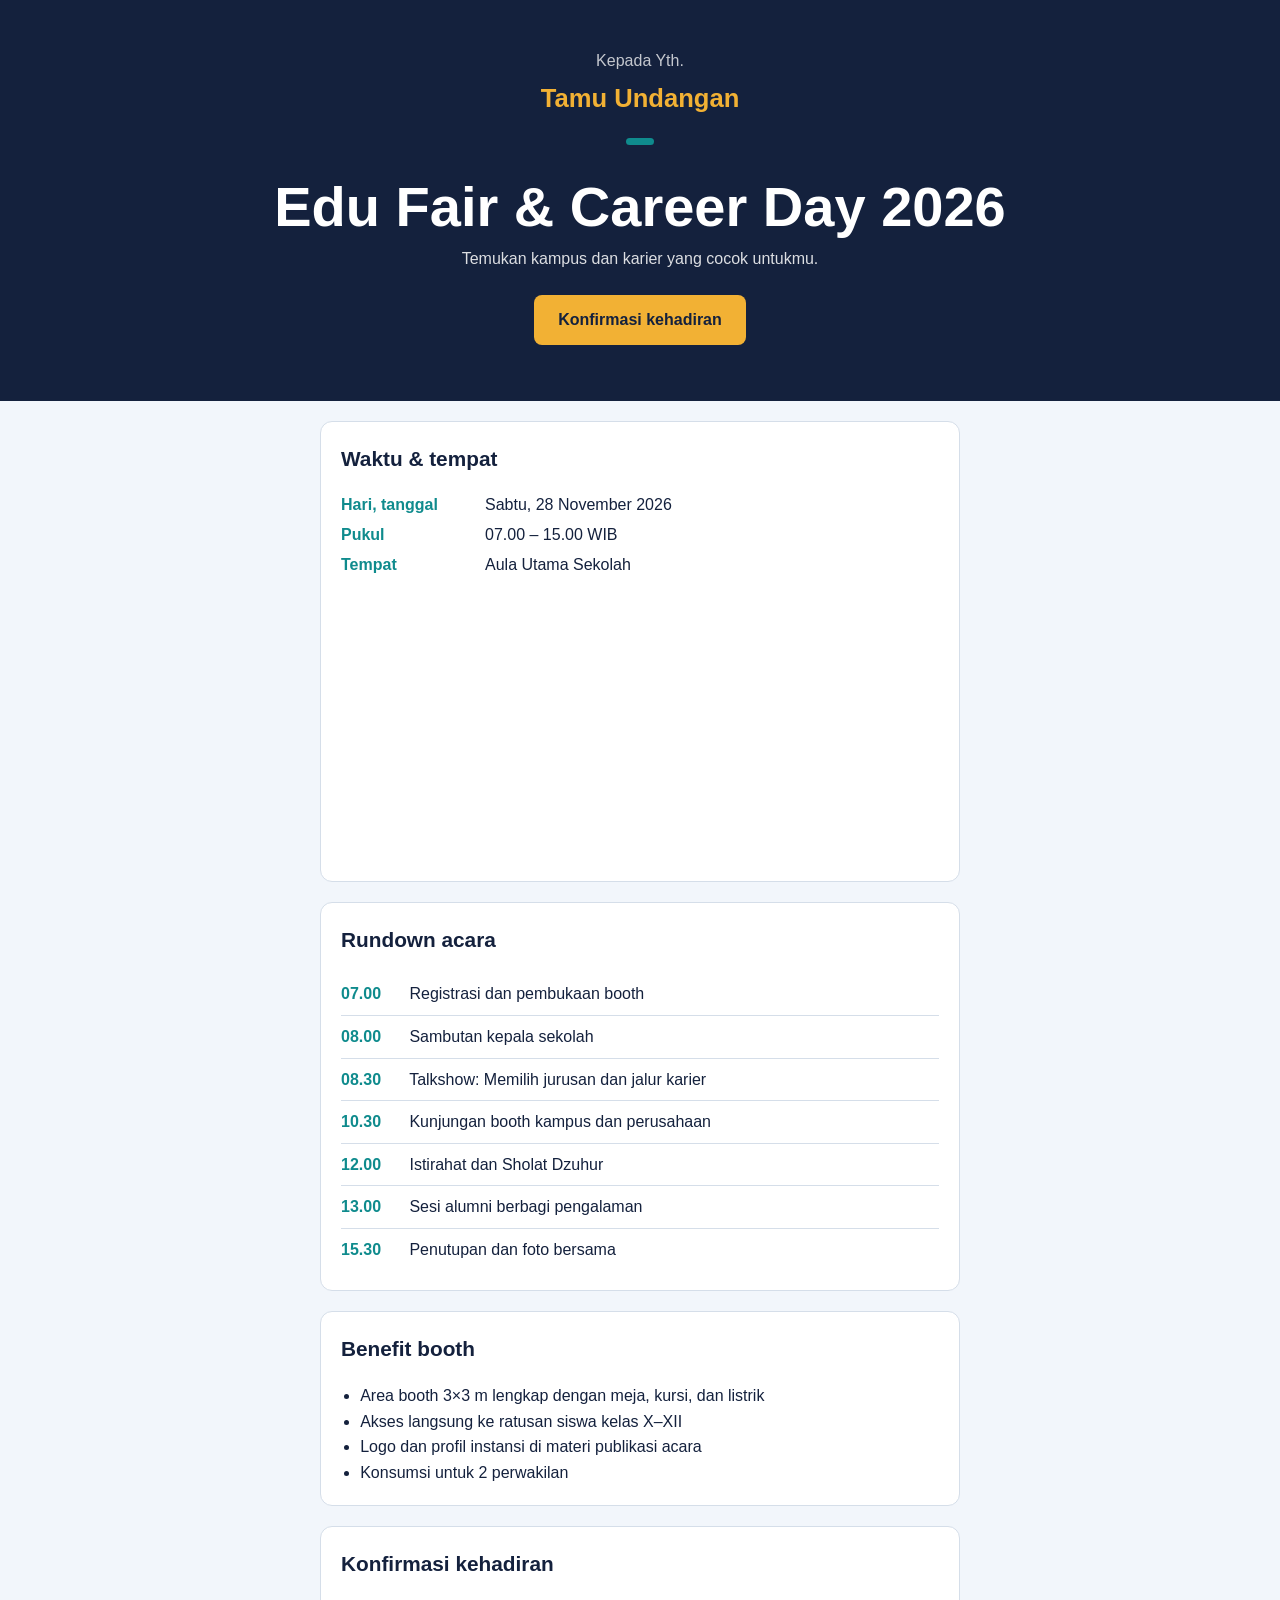
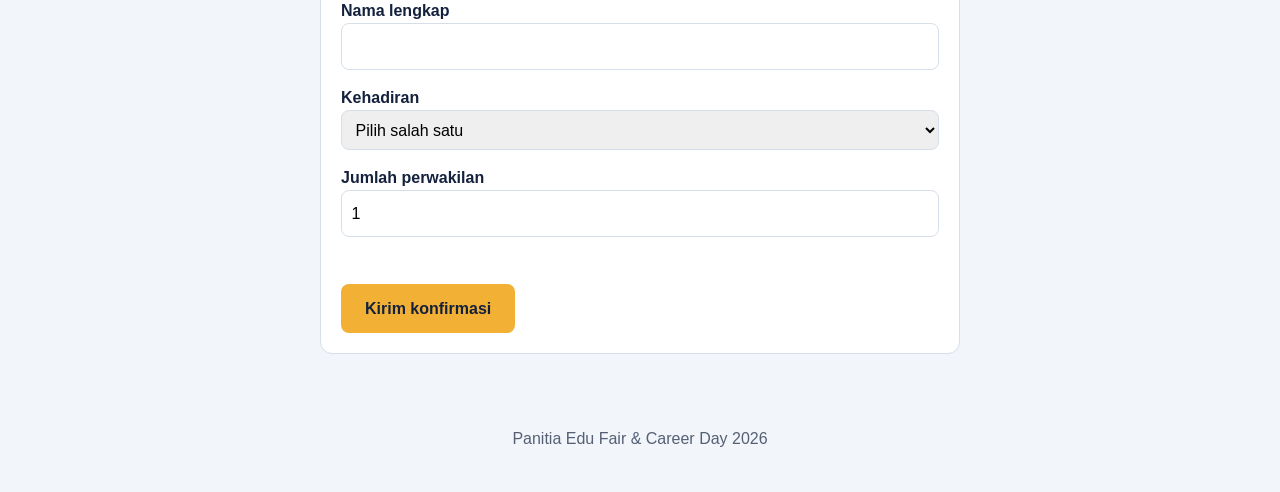
<file: wedding invitatiion/index.html>
<!DOCTYPE html>
<html lang="id">
<head>
  <meta charset="UTF-8">
  <!-- viewport wajib supaya tampilan responsif di HP -->
  <meta name="viewport" content="width=device-width, initial-scale=1.0">
  <title>Undangan Edu Fair & Career Day 2026</title>
  <link rel="stylesheet" href="style.css">
</head>
<body>

  <!-- 1. HERO + PERSONALISASI: nama tamu diisi oleh script.js dari URL -->
  <header class="hero">
    <p class="kepada">Kepada Yth.</p>
    <h2 id="namaTamu" class="nama-tamu">Tamu Undangan</h2>
    <span id="badgeKategori" class="badge" hidden></span>

    <h1>Edu Fair &amp; Career Day 2026</h1>
    <p class="tema">Temukan kampus dan karier yang cocok untukmu.</p>
    <a class="tombol" href="#rsvp">Konfirmasi kehadiran</a>
  </header>

  <main>
    <!-- 2. INFORMASI ACARA -->
    <section id="info">
      <h2>Waktu &amp; tempat</h2>
      <dl class="info">
        <dt>Hari, tanggal</dt><dd>Sabtu, 28 November 2026</dd>
        <dt>Pukul</dt><dd>07.00 – 15.00 WIB</dd>
        <dt>Tempat</dt><dd>Aula Utama Sekolah</dd>
      </dl>
      <!-- Peta: ganti isi q= dengan alamat sekolahmu -->
      <iframe class="peta" title="Lokasi acara" loading="lazy"
        src="https://www.google.com/maps?q=SMKN+6+Tangerang+Selatan&output=embed"></iframe>
    </section>

    <!-- 3. RUNDOWN -->
    <section id="rundown">
      <h2>Rundown acara</h2>
      <ol class="timeline">
        <li><time>07.00</time> Registrasi dan pembukaan booth</li>
        <li><time>08.00</time> Sambutan kepala sekolah</li>
        <li><time>08.30</time> Talkshow: Memilih jurusan dan jalur karier</li>
        <li><time>10.30</time> Kunjungan booth kampus dan perusahaan</li>
        <li><time>12.00</time> Istirahat dan Sholat Dzuhur</li>
        <li><time>13.00</time> Sesi alumni berbagi pengalaman</li>
        <li><time>15.30</time> Penutupan dan foto bersama</li>
      </ol>
    </section>

    <!-- 4. BENEFIT BOOTH -->
    <section id="benefit">
      <h2>Benefit booth</h2>
      <ul class="benefit">
        <li>Area booth 3×3 m lengkap dengan meja, kursi, dan listrik</li>
        <li>Akses langsung ke ratusan siswa kelas X–XII</li>
        <li>Logo dan profil instansi di materi publikasi acara</li>
        <li>Konsumsi untuk 2 perwakilan</li>
      </ul>
    </section>

    <!-- 5. RSVP -->
    <section id="rsvp">
      <h2>Konfirmasi kehadiran</h2>
      <form id="formRsvp" novalidate>
        <label for="nama">Nama lengkap</label>
        <input id="nama" name="nama" type="text" required>
        

        <label for="hadir">Kehadiran</label>
        <select id="hadir" name="hadir" required>
          <option value="">Pilih salah satu</option>
          <option value="hadir">Hadir</option>
          <option value="tidak">Tidak hadir</option>
        </select>

        <label for="jumlah">Jumlah perwakilan</label>
        <input id="jumlah" name="jumlah" type="number" min="1" max="5" value="1">

        <p id="pesanForm" class="pesan" role="status"></p>
        <button class="tombol" type="submit">Kirim konfirmasi</button>
      </form>
    </section>
  </main>

  <footer><p>Panitia Edu Fair &amp; Career Day 2026</p></footer>
  <script src="script.js"></script>
</body>
</html>
</file>
<file: wedding invitatiion/style.css>
/* ===== Variabel warna: ubah di sini, semua halaman ikut berubah ===== */
:root {
  --ink: #14213d;
  --bg: #f2f6fb;
  --card: #ffffff;
  --teal: #0f8b8d;
  --amber: #f2b134;
  --garis: #d5dee9;
}
* { box-sizing: border-box; }
body {
  margin: 0;
  font-family: "Segoe UI", Roboto, Arial, sans-serif;
  color: var(--ink);
  background: var(--bg);
  line-height: 1.6;
}

/* ===== Hero ===== */
.hero {
  background: var(--ink);
  color: #fff;
  text-align: center;
  padding: 3rem 1.25rem 3.5rem;
}
.kepada { margin: 0; opacity: .75; }
.nama-tamu { margin: .25rem 0 .5rem; font-size: 1.6rem; color: var(--amber); }
.hero h1 { font-size: clamp(2rem, 8vw, 3.5rem); line-height: 1.1; margin: 1.5rem 0 .5rem; }
.tema { max-width: 32rem; margin: 0 auto 1.5rem; opacity: .85; }

/* Badge kategori: warna berubah sesuai kategori (diatur lewat JS) */
.badge { display: inline-block; padding: .2rem .9rem; border-radius: 99px; font-size: .9rem; font-weight: 600; background: var(--teal); }
.badge[data-kategori="Perusahaan"] { background: #c2410c; }
.badge[data-kategori="Alumni"] { background: #7c3aed; }

.tombol {
  display: inline-block; border: 0; cursor: pointer;
  background: var(--amber); color: var(--ink);
  padding: .75rem 1.5rem; border-radius: 8px;
  font: inherit; font-weight: 700; text-decoration: none;
}
.tombol:hover { filter: brightness(.95); }
:focus-visible { outline: 3px solid var(--teal); outline-offset: 2px; }

/* ===== Konten ===== */
main { max-width: 42rem; margin: 0 auto; padding: 0 1rem 2rem; }
section { background: var(--card); border: 1px solid var(--garis); border-radius: 12px; padding: 1.25rem; margin-top: 1.25rem; }
section h2 { margin-top: 0; font-size: 1.3rem; }

.info { display: grid; grid-template-columns: 8rem 1fr; gap: .25rem 1rem; margin: 0 0 1rem; }
.info dt { font-weight: 600; color: var(--teal); }
.info dd { margin: 0; }
.peta { width: 100%; height: 260px; border: 0; border-radius: 8px; }

.timeline { list-style: none; padding: 0; margin: 0; }
.timeline li { padding: .5rem 0; border-bottom: 1px solid var(--garis); }
.timeline li:last-child { border: 0; }
.timeline time { display: inline-block; width: 4rem; font-weight: 700; color: var(--teal); }
.benefit { padding-left: 1.2rem; margin: 0; }

/* ===== Form ===== */
form label { display: block; margin-top: .9rem; font-weight: 600; }
input, select { width: 100%; padding: .6rem; border: 1px solid var(--garis); border-radius: 8px; font: inherit; }
.pesan { min-height: 1.5rem; margin: .9rem 0 .5rem; font-weight: 600; }
.pesan.error { color: #b91c1c; }
.pesan.ok { color: #15803d; }
footer { text-align: center; padding: 1.5rem; opacity: .7; }

/* ===== Admin ===== */
.admin { max-width: 70rem; margin: 0 auto; padding: 1rem; }
.admin .tabel-wrap { overflow-x: auto; }
table { width: 100%; border-collapse: collapse; background: var(--card); }
th, td { padding: .6rem .75rem; text-align: left; border-bottom: 1px solid var(--garis); }
th { background: var(--ink); color: #fff; }
.admin .tombol { padding: .4rem .9rem; font-size: .9rem; background: #25d366; color: #fff; }

@media (max-width: 480px) { .info { grid-template-columns: 1fr; } }
</file>
